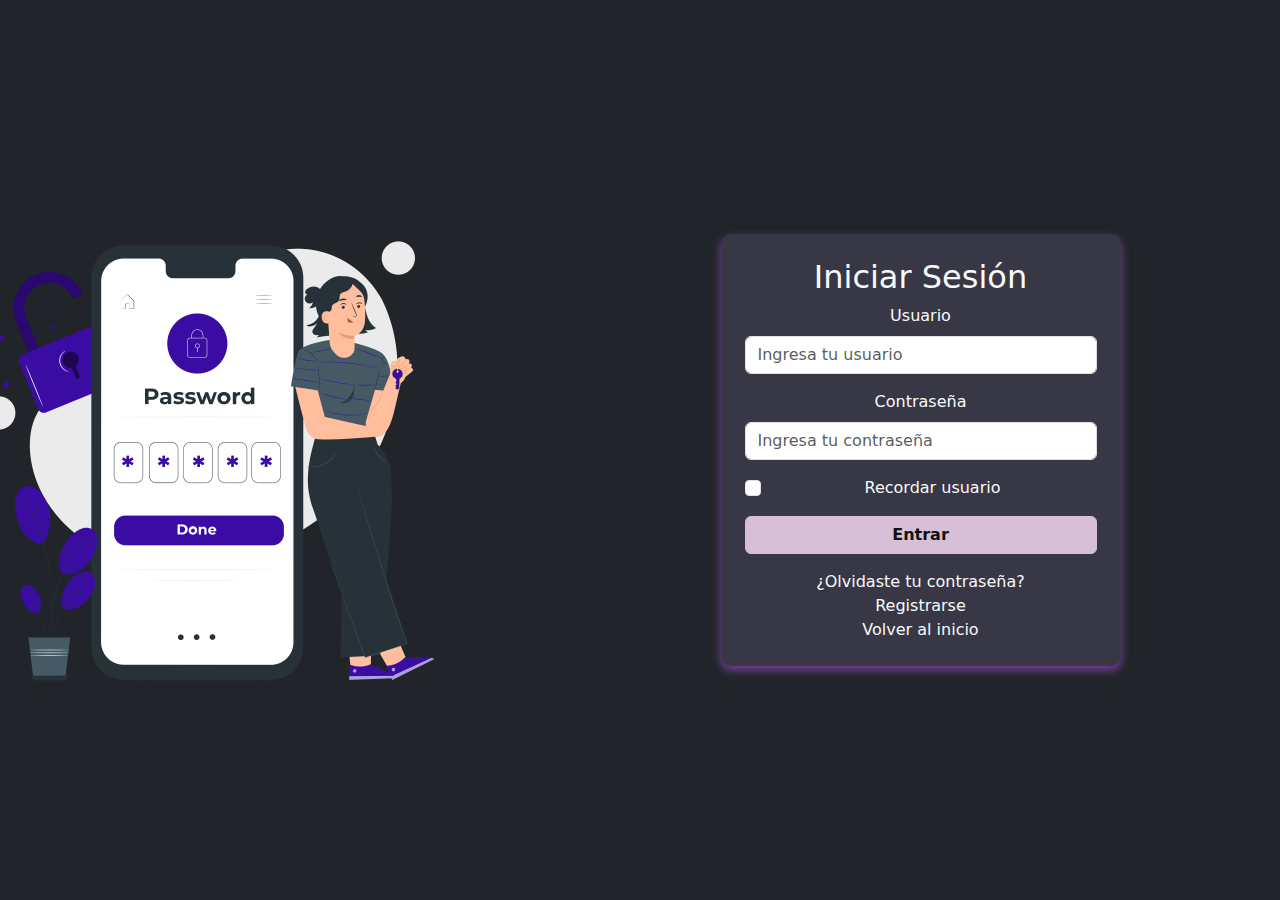
<file: login.html>
<!DOCTYPE html>
<html lang="es">
<head>
    <meta charset="UTF-8">
    <meta name="viewport" content="width=device-width, initial-scale=1.0">
    <title>Login - LiveMO</title>
    <link rel="stylesheet" href="styles/styles.css">
    <link href="https://cdn.jsdelivr.net/npm/bootstrap@5.3.0/dist/css/bootstrap.min.css" rel="stylesheet">
    <script src="https://code.jquery.com/jquery-3.6.0.min.js"></script>
    <script src="https://cdn.jsdelivr.net/npm/bootstrap@5.3.0/dist/js/bootstrap.bundle.min.js"></script>
</head>
<body>
    <div class="container d-flex justify-content-center align-items-center vh-100">
        <div class="row align-items-center">
            <!-- Columna izquierda -->
            <div class="col-md-6 d-flex justify-content-center">
                <div class="image-box">
                    <img src="imgs/loginPerson.png">
                </div>
            </div>

            <!-- Columna derecha -->
            <div class="col-md-6 d-flex justify-content-center">
                <div class="login-box p-4">
                    <h2 class="text-center text-light">Iniciar Sesión</h2>
                    <form id="loginForm">
                        <div class="mb-3">
                            <label for="username" class="form-label text-light">Usuario</label>
                            <input type="text" class="form-control" id="username" placeholder="Ingresa tu usuario">
                        </div>
                        <div class="mb-3">
                            <label for="password" class="form-label text-light">Contraseña</label>
                            <input type="password" class="form-control" id="password" placeholder="Ingresa tu contraseña">
                        </div>
                        <div class="form-check mb-3">
                            <input class="form-check-input" type="checkbox" id="rememberMe">
                            <label class="form-check-label text-light" for="rememberMe">Recordar usuario</label>
                        </div>
                        <button type="submit" class="btn btn-primary w-100">Entrar</button>
                    </form>
                    <div class="text-center mt-3">
                        <a href="#" class="text-decoration-none text-light">¿Olvidaste tu contraseña?</a>
                        <br>
                        <a href="register.html" class="text-decoration-none text-light">Registrarse</a>
                        <br>
                        <a href="index.html" class="text-decoration-none text-light">Volver al inicio</a>
                    </div>
                </div>
            </div>
        </div>
    </div>

    <script>
        $(document).ready(function() {
            $("#loginForm").submit(function(event) {
                event.preventDefault();
                let username = $("#username").val().trim();
                let password = $("#password").val().trim();

                if (username === "" || password === "") {
                    alert("Por favor, completa todos los campos.");
                    return;
                }

                if (username === "demo" && password === "1234") {
                    alert("¡Login exitoso!");
                    window.location.href = "timeline.html";
                } else {
                    alert("Usuario o contraseña incorrectos.");
                }
            });
        });
    </script>
</body>
</html>
</file>
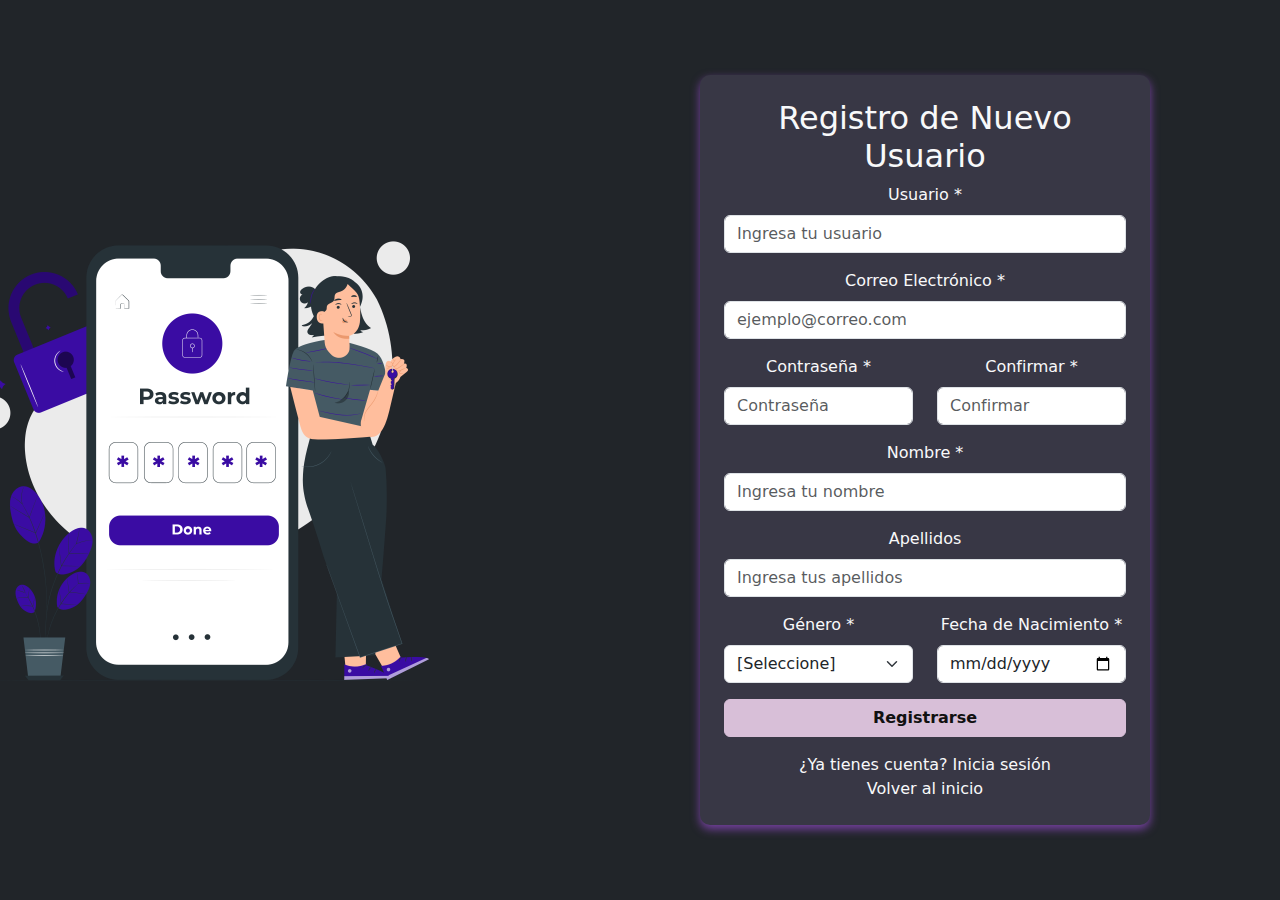
<file: register.html>
<!DOCTYPE html>
<html lang="es">
<head>
    <meta charset="UTF-8">
    <meta name="viewport" content="width=device-width, initial-scale=1.0">
    <title>Registro - LiveMO</title>
    <link rel="stylesheet" href="styles/styles.css">
    <link href="https://cdn.jsdelivr.net/npm/bootstrap@5.3.0/dist/css/bootstrap.min.css" rel="stylesheet">
    <script src="https://code.jquery.com/jquery-3.6.0.min.js"></script>
    <script src="https://cdn.jsdelivr.net/npm/bootstrap@5.3.0/dist/js/bootstrap.bundle.min.js"></script>
</head>
<body>
    <div class="container d-flex justify-content-center align-items-center vh-100">
        <div class="row align-items-center">
            <!-- Columna izquierda -->
            <div class="col-md-6 d-flex justify-content-center">
                <div class="image-box">
                    <img src="imgs/loginPerson.png">
                </div>
            </div>

            <!-- Columna derecha -->
            <div class="col-md-6 d-flex justify-content-center">
                <div class="register-box p-4">
                    <h2 class="text-center text-light">Registro de Nuevo Usuario</h2>
                    <form id="registerForm">
                        <div class="mb-3">
                            <label for="username" class="form-label text-light">Usuario *</label>
                            <input type="text" class="form-control" id="username" placeholder="Ingresa tu usuario">
                        </div>
                        <div class="mb-3">
                            <label for="email" class="form-label text-light">Correo Electrónico *</label>
                            <input type="email" class="form-control" id="email" placeholder="ejemplo@correo.com">
                        </div>
                        
                        <div class="row mb-3">
                            <div class="col">
                                <label for="password" class="form-label text-light">Contraseña *</label>
                                <input type="password" class="form-control" id="password" placeholder="Contraseña">
                            </div>
                            <div class="col">
                                <label for="confirmPassword" class="form-label text-light">Confirmar *</label>
                                <input type="password" class="form-control" id="confirmPassword" placeholder="Confirmar">
                            </div>
                        </div>

                        <div class="mb-3">
                            <label for="name" class="form-label text-light">Nombre *</label>
                            <input type="text" class="form-control" id="name" placeholder="Ingresa tu nombre">
                        </div>
                        <div class="mb-3">
                            <label for="lastName" class="form-label text-light">Apellidos</label>
                            <input type="text" class="form-control" id="lastName" placeholder="Ingresa tus apellidos">
                        </div>

                        <div class="row mb-3">
                            <div class="col">
                                <label for="gender" class="form-label text-light">Género *</label>
                                <select class="form-select" id="gender">
                                    <option value="">[Seleccione]</option>
                                    <option value="Hombre">Hombre</option>
                                    <option value="Mujer">Mujer</option>
                                    <option value="No Aplica">No Aplica</option>
                                    <option value="Prefiero no decirlo">Prefiero no decirlo</option>
                                    <option value="Otro">Otro</option>
                                </select>
                                <input type="text" class="form-control mt-2 d-none" id="otherGender" placeholder="Especificar género">
                            </div>
                            <div class="col">
                                <label for="birthdate" class="form-label text-light">Fecha de Nacimiento *</label>
                                <input type="date" class="form-control" id="birthdate">
                            </div>
                        </div>

                        <button type="submit" class="btn btn-primary w-100">Registrarse</button>
                    </form>
                    <div class="text-center mt-3">
                        <a href="login.html" class="text-decoration-none text-light">¿Ya tienes cuenta? Inicia sesión</a>
                        <br>
                        <a href="index.html" class="text-decoration-none text-light">Volver al inicio</a>   
                    </div>
                </div>
            </div>
        </div>
    </div>

    <script>
        $(document).ready(function() {
            $("#gender").change(function() {
                if ($(this).val() === "Otro") {
                    $("#otherGender").removeClass("d-none");
                } else {
                    $("#otherGender").addClass("d-none");
                }
            });

            $("#registerForm").submit(function(event) {
                event.preventDefault();
                let errors = [];

                let username = $("#username").val().trim();
                let email = $("#email").val().trim();
                let password = $("#password").val().trim();
                let confirmPassword = $("#confirmPassword").val().trim();
                let name = $("#name").val().trim();
                let gender = $("#gender").val();
                let birthdate = $("#birthdate").val();

                if (username === "") errors.push("Usuario");
                if (email === "" || !/^[^\s@]+@[^\s@]+\.[^\s@]+$/.test(email)) errors.push("Correo Electrónico válido");
                if (password === "") errors.push("Contraseña");
                if (confirmPassword === "" || confirmPassword !== password) errors.push("Confirmar Contraseña (debe coincidir)");
                if (name === "") errors.push("Nombre");
                if (gender === "") errors.push("Género");
                if (birthdate === "") {
                    errors.push("Fecha de Nacimiento");
                } else {
                    let birthDateObj = new Date(birthdate);
                    let age = new Date().getFullYear() - birthDateObj.getFullYear();
                    let monthDiff = new Date().getMonth() - birthDateObj.getMonth();
                    if (monthDiff < 0 || (monthDiff === 0 && new Date().getDate() < birthDateObj.getDate())) {
                        age--;
                    }
                    if (age < 18) errors.push("Ser mayor de 18 años");
                }

                if (errors.length > 0) {
                    alert("Faltan los siguientes datos:\n- " + errors.join("\n- "));
                } else {
                    alert("¡Registro exitoso!");
                    window.location.href = "login.html";
                }
            });
        });
    </script>
</body>
</html>
</file>
<file: styles/styles.css>
/* Le voy a ser bien sincero profe, me costó adaptarme, siento que el diseño no está a la altura, ya que es mi primera vez interactuando con framerworks así
se supone que son para facilitar las cosas, pero trabajar con CSS puro y duro por tanto tiempo supongo que me empide desempeñarme de la mejor manera.
Aún así pienso mejorar en lo que vamos trabajando, que tenga un buen fin de semana!*/

html, body {
    margin: 0;
    padding: 0;
    height: 100%;
    background-color: var(--bs-dark) !important;
    overflow-x: hidden;
    display: flex;
    flex-direction: column;
}

.hero-section {
    padding: 50px 0;
}

.gallery img {
    width: 100%;
    border-radius: 10px;
}

.info-container {
    display: flex;
    align-items: center;
    height: 100vh;
    flex-wrap: wrap;
    overflow: hidden;
}

.text-content {
    flex: 1.8; 
    padding-right: 100px;
    margin-bottom: 40px;
    font-size: 1.2rem;
    line-height: 1.8; 
}

.image-content {
    flex: 1;
    overflow: hidden;
    display: flex;
    flex-direction: column;
    align-items: flex-end;
}

.image-content .card {
    max-width: 100%;
    width: 600px;
    margin-bottom: 30px !important;
}

.image-content .card-img-top {
    max-width: 100%;
    height: 400px; 
    object-fit: cover;
    border: 2px solid #800080;
    border-radius: 10px;
}

.accordion-body img {
    max-width: 100px; 
    height: auto;
}

.accordion {
    position: relative;
    z-index: 1000;
}

.btn-container {
    display: flex;
    gap: 20px;
    margin-bottom: 50px;
}

.btn-custom {
    padding: 10px 20px;
    font-size: 1rem;
    font-weight: bold;
    border: none;
    border-radius: 5px;
    cursor: pointer;
    text-decoration: none;
}

.btn-primary {
    background-color: #D8BFD8 !important; 
    border-color: #D8BFD8 !important;
    color: #111 !important;
    font-weight: bold !important;
}

.btn-secondary {
    background-color: #800080 !important;
    border-color: #800080 !important;
    color: white !important;
    font-weight: bold !important;
}

.info-section {
    margin-top: 80px;
}

.info-section p {
    font-size: 16px;
    line-height: 1.6;
    color: white;
}

.info-section h5 {  
    margin-top: 30px; 
}

.main-content {
    flex: 1;
    padding-top: 80px; 
    padding-bottom: 100px;
}

.card {
    background-color: var(--bs-dark) !important;
    border: 2px solid #996aff !important;
    border-radius: 10px !important;
    padding: 15px !important;
    color: white !important;
    margin-bottom: 20px !important;
}

.card .card-img-top {
    border-radius: 10px;
    border: 2px solid #8800ff;
}

.card-title {
    color: rgb(152, 103, 237) !important;
    font-weight: bold;
}

.card-likes {
    display: flex;
    align-items: center;
    font-size: 14px;
    color: #ff0044;
    font-weight: bold;
}

.card-likes span {
    margin-left: 5px;
}

.login-box {
    background-color: #383745;
    border-radius: 10px;
    width: 100%;
    max-width: 400px;
    text-align: center;
    box-shadow: 0 4px 10px rgba(177, 85, 244, 0.6);
}

h2 {
    color: #996aff;
}

.image-box {
    width: 400px;
    padding-right: 800px;
}

.register-box {
    background-color: #383745;
    border-radius: 10px;
    width: 450px;
    text-align: center;
    box-shadow: 0 4px 10px rgba(177, 85, 244, 0.6);
}

.profile-box {
    background-color: #383745;
    border-radius: 10px;
    width: 100%;
    max-width: 600px;
    padding: 20px;
}

.profile-box img {
    border: 4px solid #996aff;
}

.post-box {
    background-color: #383745;
    border-radius: 10px;
    padding: 10px;
    position: relative;
    box-shadow: 0 4px 10px rgba(177, 85, 244, 0.6);
}

.post-box p {
    font-size: 14px;
    text-align: center;
    color: #ccc;
}

.post-info {
    display: flex;
    justify-content: space-between;
    align-items: center;
    margin-top: 10px;
}

.like-btn {
    font-size: 20px;
    transition: transform 0.2s ease-in-out;
}

.like-btn.liked {
    color: red;
    transform: scale(1.2);
}

.timeline-post {
    background-color: #383745;
    border-radius: 10px;
    padding: 15px;
    box-shadow: 0 4px 10px rgba(177, 85, 244, 0.6);
}

.timeline-user img {
    width: 50px;
    height: 50px;
    border: 2px solid #996aff;
}

.timeline-post p {
    font-size: 14px;
    color: #ccc;
    text-align: center;
}

.timeline-info {
    display: flex;
    justify-content: space-between;
    align-items: center;
    margin-top: 10px;
}

.timeline-header {
    display: flex;
    justify-content: space-between;
    align-items: center;
}

.post-time {
    font-size: 12px;
    font-weight: bold;
}

.return-profile-btn {
    font-size: 16px;
    padding: 8px 16px;
    border-radius: 8px;
    transition: background 0.3s;
}

.return-profile-btn:hover {
    background-color: #996aff;
    color: white;
}

.logout-btn {
    font-size: 16px;
    padding: 8px 16px;
    border-radius: 8px;
    transition: background 0.3s;
}

.logout-btn:hover {
    background-color: #b30000;
    color: white;
}

.image-content .card {
    max-width: 100%; 
    width: 600px;
    margin-bottom: 30px !important;
}

@media (max-width: 768px) {
    
    .text-content p {
        width: 130% !important; 
        text-align: left;
    }

    .image-content {
        flex-direction: column; 
        align-items: center;
    }

    .image-content .card {
        width: 90% !important;
        max-width: 350px;
    }
    
    .image-box {
        display: none !important;
    }

    .register-box {
        width: 90%;
    }

    .profile-box {
        width: 100%;
        max-width: none;
    }

    .post-box {
        text-align: center;
    }

    .timeline-post {
        text-align: center;
    }

    .return-profile-btn {
        width: 100%;
        text-align: center;
    }

    .logout-btn, .btn-outline-light {
        width: 48%;
        text-align: center;
    }
}
</file>
